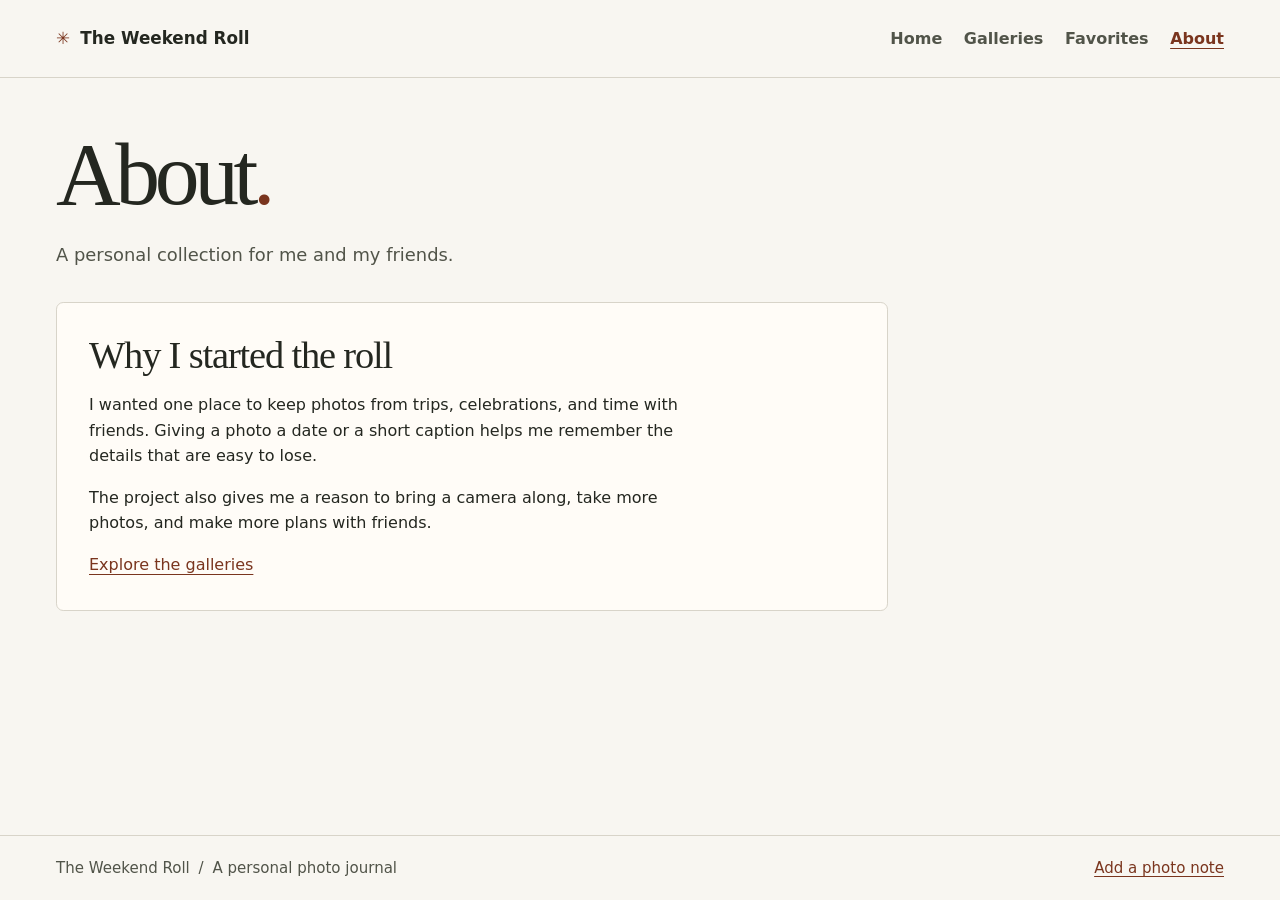
<file: about.html>
<!doctype html>
<html lang="en">
<head>
    <meta charset="utf-8">
    <meta name="viewport" content="width=device-width, initial-scale=1">
    <meta name="description" content="A personal photography journal of trips, celebrations, and time with friends.">
    <title>About | The Weekend Roll</title>
    <link rel="stylesheet" href="./css/styles.css">
</head>
<body>
    <a class="skip-link" href="#main">Skip to content</a>
    <header class="site-header">
        <div class="wrap header-inner">
            <a class="wordmark" href="./index.html"><span class="mark" aria-hidden="true">✳</span> The Weekend Roll</a>
            <nav aria-label="Main">
            <a href="./index.html">Home</a>
            <a href="./galleries.html">Galleries</a>
            <a href="./favorites.html">Favorites</a>
            <a href="./about.html" aria-current="page">About</a>
            </nav>
        </div>
    </header>
    <main id="main" class="wrap" tabindex="-1">
        <div class="page-intro">
            <h1>About<span class="period">.</span></h1>
            <p>A personal collection for me and my friends.</p>
        </div>
        <article class="panel readable">
            <h2>Why I started the roll</h2>
            <p>I wanted one place to keep photos from trips, celebrations, and time with friends. Giving a photo a date or a short caption helps me remember the details that are easy to lose.</p>
            <p>The project also gives me a reason to bring a camera along, take more photos, and make more plans with friends.</p>
            <a href="./galleries.html">Explore the galleries</a>
        </article>
    </main>
    <footer class="site-footer">
        <div class="wrap footer-inner">
            <p>The Weekend Roll <span aria-hidden="true">/</span> A personal photo journal</p>
            <a href="./photo-note.html">Add a photo note</a>
        </div>
    </footer>
    
</body>
</html>
</file>
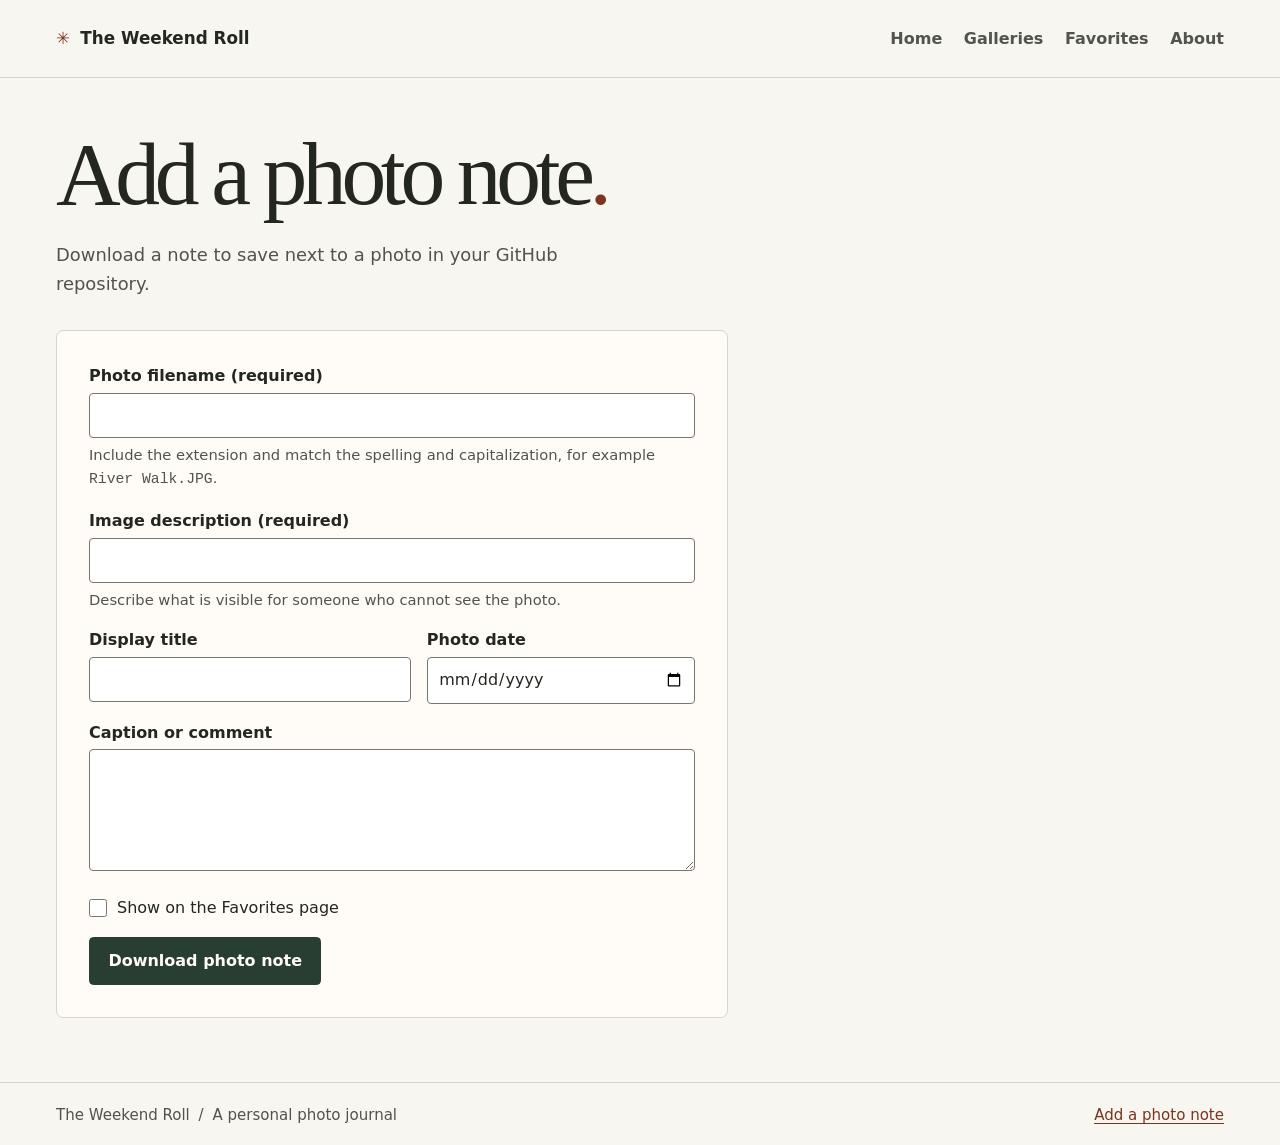
<file: photo-note.html>
<!doctype html>
<html lang="en">
<head>
    <meta charset="utf-8">
    <meta name="viewport" content="width=device-width, initial-scale=1">
    <meta name="description" content="A personal photography journal of trips, celebrations, and time with friends.">
    <title>Add a photo note | The Weekend Roll</title>
    <link rel="stylesheet" href="./css/styles.css">
    <script src="./js/photo-note.js" defer></script>
</head>
<body>
    <a class="skip-link" href="#main">Skip to content</a>
    <header class="site-header">
        <div class="wrap header-inner">
            <a class="wordmark" href="./index.html"><span class="mark" aria-hidden="true">✳</span> The Weekend Roll</a>
            <nav aria-label="Main">
            <a href="./index.html">Home</a>
            <a href="./galleries.html">Galleries</a>
            <a href="./favorites.html">Favorites</a>
            <a href="./about.html">About</a>
            </nav>
        </div>
    </header>
    <main id="main" class="wrap" tabindex="-1">
        <div class="page-intro">
            <h1>Add a photo note<span class="period">.</span></h1>
            <p>Download a note to save next to a photo in your GitHub repository.</p>
        </div>
        <form class="panel note-form" id="photo-note">
            <div class="field">
                <label for="filename">Photo filename (required)</label>
                <input id="filename" name="filename" type="text" required aria-describedby="filename-help" maxlength="240">
                <p id="filename-help" class="hint">Include the extension and match the spelling and capitalization, for example <code>River Walk.JPG</code>.</p>
            </div>
            <div class="field">
                <label for="alt">Image description (required)</label>
                <input id="alt" name="alt" type="text" required maxlength="300" aria-describedby="alt-help">
                <p id="alt-help" class="hint">Describe what is visible for someone who cannot see the photo.</p>
            </div>
            <div class="field-pair">
                <div class="field">
                    <label for="title">Display title</label>
                    <input id="title" name="title" type="text" maxlength="120">
                </div>
                <div class="field">
                    <label for="date">Photo date</label>
                    <input id="date" name="date" type="date" min="0001-01-01" max="9999-12-31">
                </div>
            </div>
            <div class="field">
                <label for="caption">Caption or comment</label>
                <textarea id="caption" name="caption" rows="4" maxlength="600"></textarea>
            </div>
            <div class="checkbox">
                <input id="favorite" name="favorite" type="checkbox">
                <label for="favorite">Show on the Favorites page</label>
            </div>
            <button class="button" type="submit">Download photo note</button>
            <p id="note-status" role="status"></p>
            <noscript><p>Enable JavaScript to download a photo note.</p></noscript>
        </form>
    </main>
    <footer class="site-footer">
        <div class="wrap footer-inner">
            <p>The Weekend Roll <span aria-hidden="true">/</span> A personal photo journal</p>
            <a href="./photo-note.html" aria-current="page">Add a photo note</a>
        </div>
    </footer>
    
</body>
</html>
</file>
<file: css/styles.css>
:root {
    color-scheme: light;
    --paper: #f8f6f1;
    --white: #fffcf7;
    --ink: #242720;
    --muted: #515449;
    --accent: #7a351e;
    --pine: #293e33;
    --line: #d8d4c9;
    font-family: system-ui, sans-serif;
    color: var(--ink);
    background: var(--paper);
}

* { box-sizing: border-box; }
body { margin: 0; min-height: 100vh; display: flex; flex-direction: column; line-height: 1.6; }
main { flex: 1; padding-bottom: 4rem; }
h1, h2, h3, p, figure { margin: 0; }
img { display: block; max-width: 100%; }
a { color: var(--accent); text-underline-offset: .22em; }
a:hover { text-decoration-thickness: .15em; }
:focus-visible { outline: 3px solid #266388; outline-offset: 4px; }
.wrap { width: min(73rem, calc(100% - 3rem)); margin-inline: auto; }

.skip-link {
    position: absolute;
    z-index: 2;
    left: 1rem;
    top: 1rem;
    padding: .5rem 1rem;
    background: var(--white);
    transform: translateY(-180%);
}

.skip-link:focus { transform: translateY(0); }
.site-header { border-bottom: 1px solid var(--line); }
.header-inner, .footer-inner {
    display: flex;
    align-items: center;
    justify-content: space-between;
    flex-wrap: wrap;
    gap: .75rem 2rem;
    padding-block: 1.25rem;
}

.wordmark { color: var(--ink); font-weight: 750; text-decoration: none; font-size: 1.05rem; }
.mark { margin-right: .28rem; color: var(--accent); }
nav { display: flex; flex-wrap: wrap; gap: .35rem 1.35rem; }
nav a { display: inline-block; padding: .35rem 0; color: var(--muted); text-decoration: none; font-weight: 560; }
nav a:hover, nav a[aria-current] { color: var(--accent); text-decoration: underline; }
.site-footer { border-top: 1px solid var(--line); color: var(--muted); font-size: .94rem; }
.site-footer span { padding-inline: .25rem; }

h1, h2, h3 { font-family: Georgia, serif; line-height: 1.08; font-weight: 500; }
h1 { font-size: clamp(3.3rem, 7vw, 6.25rem); letter-spacing: -.06em; }
h2 { font-size: clamp(1.65rem, 3vw, 2.45rem); letter-spacing: -.03em; }
h3 { font-size: 1.45rem; letter-spacing: -.025em; }
.period { color: var(--accent); }

.hero {
    display: grid;
    grid-template-columns: .86fr 1.14fr;
    align-items: stretch;
    gap: clamp(1.5rem, 5vw, 4rem);
    margin-block: 3rem;
}

.hero-copy { align-self: center; padding-block: 1.75rem; }
.hero-copy h1 { font-size: clamp(4rem, 8.5vw, 7.2rem); }
.hero-copy > p:not(.eyebrow), .page-intro p {
    color: var(--muted);
    font-size: 1.12rem;
    margin-top: 1.15rem;
    max-width: 34rem;
}

.eyebrow {
    margin-bottom: 1rem;
    color: var(--accent);
    font-size: .85rem;
    font-weight: 740;
    letter-spacing: .13em;
    text-transform: uppercase;
}

.hero-image {
    position: relative;
    display: grid;
    align-items: end;
    overflow: hidden;
    min-height: 24rem;
    border-radius: .45rem;
    background: var(--pine);
    color: var(--white);
}

.hero-image img { position: absolute; inset: 0; width: 100%; height: 100%; object-fit: cover; }
.hero-image p { z-index: 1; width: fit-content; margin: 1rem; padding: .5rem .8rem; background: var(--pine); }
.hero-image span { margin-inline: .2rem; }

.button {
    display: inline-block;
    width: fit-content;
    padding: .65rem 1.15rem;
    border: 1px solid var(--pine);
    border-radius: .28rem;
    background: var(--pine);
    color: var(--white);
    font: inherit;
    font-weight: 620;
    text-decoration: none;
    cursor: pointer;
}

.button:hover { background: #3f5547; }
.hero-copy .button { margin-top: 1.5rem; }
.page-intro { margin-block: 3rem 2rem; }
.page-intro > a { display: inline-block; margin-bottom: .85rem; }
.recent { border-top: 1px solid var(--line); padding-top: 1.65rem; }
.section-heading { display: flex; flex-wrap: wrap; align-items: baseline; justify-content: space-between; gap: .5rem; }
.event + .event { margin-top: 2.6rem; }
.photo-grid {
    display: grid;
    grid-template-columns: repeat(auto-fit, minmax(min(100%, 15rem), 1fr));
    gap: 1.25rem;
    margin-top: 1rem;
}

.photo-card { max-width: 36rem; background: var(--white); border: 1px solid var(--line); border-radius: .45rem; }
.photo-open {
    display: block;
    width: 100%;
    padding: 0;
    border: 0;
    border-radius: .4rem .4rem 0 0;
    overflow: hidden;
    background: var(--pine);
    cursor: zoom-in;
}

.photo-open img { width: 100%; aspect-ratio: 4 / 3; object-fit: cover; }
.photo-open:hover img { opacity: .88; }
figcaption { padding: 1rem; overflow-wrap: anywhere; }
figcaption p, figcaption time, figcaption a { display: block; margin-top: .45rem; }
figcaption p, figcaption time { color: var(--muted); }
figcaption p, #photo-viewer p { white-space: pre-wrap; }
.empty { margin-top: 1rem; padding: 1.15rem; border: 1px dashed #a09a8b; border-radius: .28rem; color: var(--muted); }

.panel {
    max-width: 52rem;
    padding: clamp(1rem, 4vw, 2rem);
    border: 1px solid var(--line);
    border-radius: .45rem;
    background: var(--white);
}

.readable p, .readable a { display: block; margin-top: 1rem; max-width: 62ch; }
table { width: 100%; border-collapse: collapse; margin-top: 1.1rem; }
caption { text-align: left; margin-bottom: .7rem; color: var(--muted); }
th, td { padding: .65rem clamp(.4rem, 2vw, .9rem); border-bottom: 1px solid var(--line); text-align: left; }
thead { background: #ebe8df; }
td { font-variant-numeric: tabular-nums; }

.note-form { max-width: 42rem; }
.field { margin-bottom: 1rem; }
.field label { display: block; font-weight: 650; margin-bottom: .25rem; }
.field input, textarea {
    width: 100%;
    min-height: 2.7rem;
    border: 1px solid #79766d;
    border-radius: .25rem;
    background: #fff;
    color: var(--ink);
    padding: .55rem .65rem;
    font: inherit;
}

textarea { resize: vertical; }
.field-pair { display: grid; grid-template-columns: 1.2fr 1fr; gap: 1rem; }
.field-pair > * { min-width: 0; }
.hint { color: var(--muted); font-size: .92rem; margin-top: .3rem; }
.checkbox { display: flex; align-items: center; gap: .6rem; margin: 0 0 1rem; }
.checkbox input { width: 1.15rem; height: 1.15rem; margin: 0; accent-color: var(--pine); }
[role="status"]:not(:empty) { margin-top: .8rem; }

#photo-viewer {
    max-width: min(60rem, calc(100% - 2rem));
    max-height: calc(100% - 2rem);
    border: 0;
    border-radius: .45rem;
    padding: 1rem;
    background: var(--white);
    color: var(--ink);
}

#photo-viewer::backdrop { background: rgb(20 23 20 / .86); }
#photo-viewer form { display: flex; justify-content: flex-end; margin-bottom: .8rem; }
#photo-viewer img { max-height: 67vh; object-fit: contain; margin-inline: auto; }
#photo-viewer h2 { margin-top: .8rem; }
#photo-viewer p:not(:empty) { margin-top: .4rem; }

@media (max-width: 43rem) {
    .wrap { width: calc(100% - 2rem); }
    .hero { grid-template-columns: 1fr; gap: 1rem; margin-block: 1.75rem 2rem; }
    .hero-copy { padding-block: .65rem; }
    .hero-image { min-height: 16rem; }
    .page-intro { margin-top: 2rem; }
}

@media (max-width: 28rem) {
    .field-pair { grid-template-columns: 1fr; gap: 0; }
}
</file>
